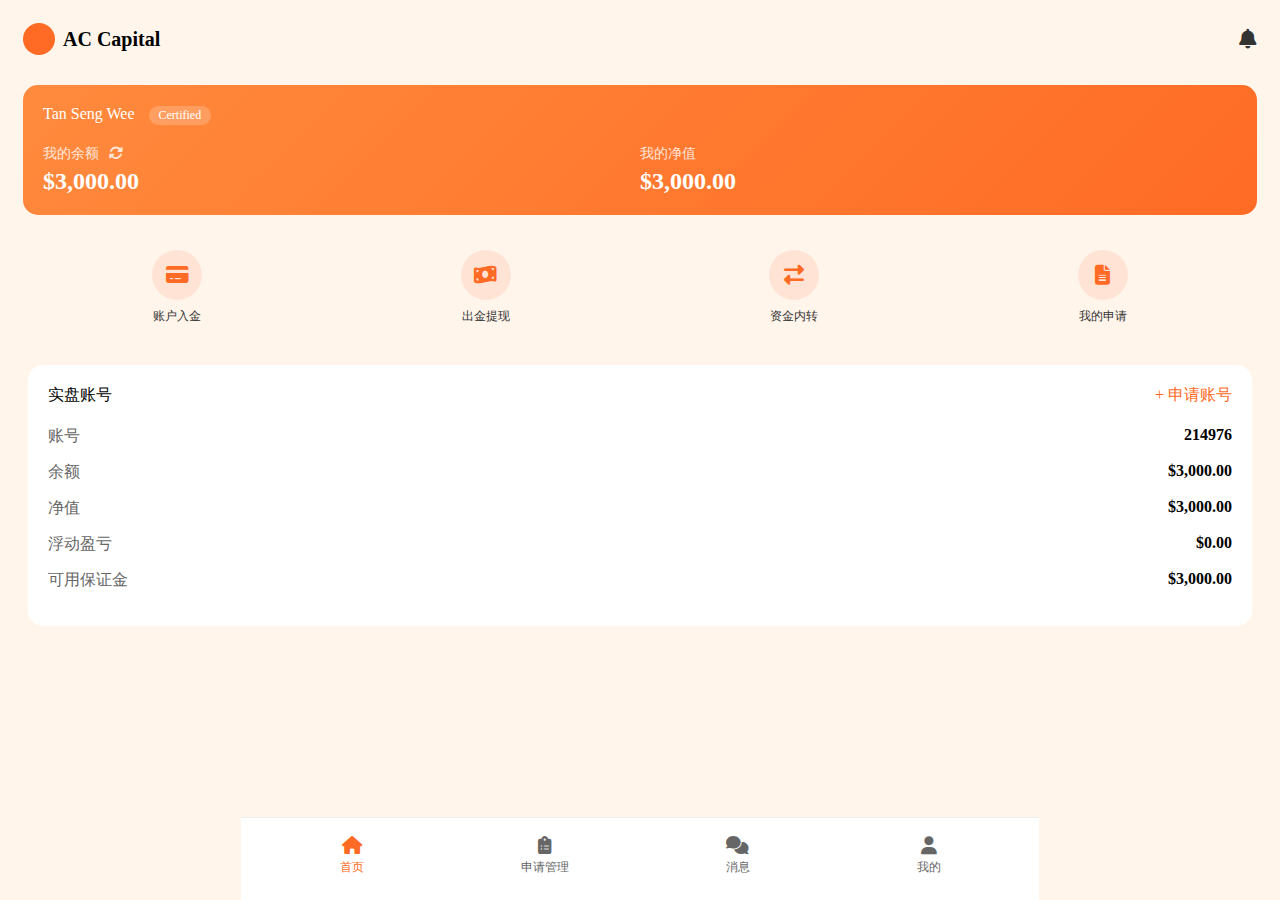
<file: index.html>
<html>
<head>
<meta charset="UTF-8">
<meta name="viewport" content="width=device-width, initial-scale=1.0, maximum-scale=1.0, user-scalable=no">
<meta name="theme-color" content="#FF6B24">
<meta name="apple-mobile-web-app-capable" content="yes">
<meta name="apple-mobile-web-app-status-bar-style" content="black-translucent">
<!-- Add Font Awesome CDN -->
<link rel="stylesheet" href="https://cdnjs.cloudflare.com/ajax/libs/font-awesome/6.5.1/css/all.min.css">

<link rel="stylesheet" href="index.css">
</head>

<body>

<div class="header">
  <div class="logo">
    <img src="[data-uri]" alt="AC Capital Logo">
    <span class="logo-text">AC Capital</span>
  </div>
  <div class="notification-icon">
    <i class="fas fa-bell"></i>
  </div>
</div>

<div class="card">
  <div class="user-info">
    <span>Tan Seng Wee</span>
    <span class="certified-tag">Certified</span>
  </div>
  <div class="balance-info">
    <div class="balance-item">
      <div class="balance-label">我的余额 <i class="fas fa-sync-alt" style="margin-left:6px; cursor:pointer;"></i></div>
      <div class="balance-amount">$3,000.00</div>
    </div>
    <div class="balance-item">
      <div class="balance-label">我的净值</div>
      <div class="balance-amount">$3,000.00</div>
    </div>
  </div>
</div>

<div class="action-buttons">
  <div class="action-button">
    <div class="action-icon">
      <i class="fas fa-credit-card"></i>
    </div>
    <span class="action-label">账户入金</span>
  </div>
  <div class="action-button">
    <div class="action-icon">
      <i class="fas fa-money-bill-wave"></i>
    </div>
    <span class="action-label">出金提现</span>
  </div>
  <div class="action-button">
    <div class="action-icon">
      <i class="fas fa-exchange-alt"></i>
    </div>
    <span class="action-label">资金内转</span>
  </div>
  <div class="action-button">
    <div class="action-icon">
      <i class="fas fa-file-alt"></i>
    </div>
    <span class="action-label">我的申请</span>
  </div>
</div>

<div class="account-section">
  <div class="section-header">
    <span>实盘账号</span>
    <span style="color: #FF6B24">+ 申请账号</span>
  </div>
  <div class="account-details">
    <div class="detail-row">
      <span class="detail-label">账号</span>
      <span class="detail-value">214976</span>
    </div>
    <div class="detail-row">
      <span class="detail-label">余额</span>
      <span class="detail-value">$3,000.00</span>
    </div>
    <div class="detail-row">
      <span class="detail-label">净值</span>
      <span class="detail-value">$3,000.00</span>
    </div>
    <div class="detail-row">
      <span class="detail-label">浮动盈亏</span>
      <span class="detail-value">$0.00</span>
    </div>
    <div class="detail-row">
      <span class="detail-label">可用保证金</span>
      <span class="detail-value">$3,000.00</span>
    </div>
  </div>
</div>

<div class="bottom-nav">
  <div class="nav-item active">
    <i class="fas fa-home"></i>
    <span>首页</span>
  </div>
  <div class="nav-item">
    <i class="fas fa-clipboard-list"></i>
    <span>申请管理</span>
  </div>
  <div class="nav-item">
    <i class="fas fa-comments"></i>
    <span>消息</span>
  </div>
  <div class="nav-item">
    <i class="fas fa-user"></i>
    <span>我的</span>
  </div>
</div>
</body>
</html>
</file>
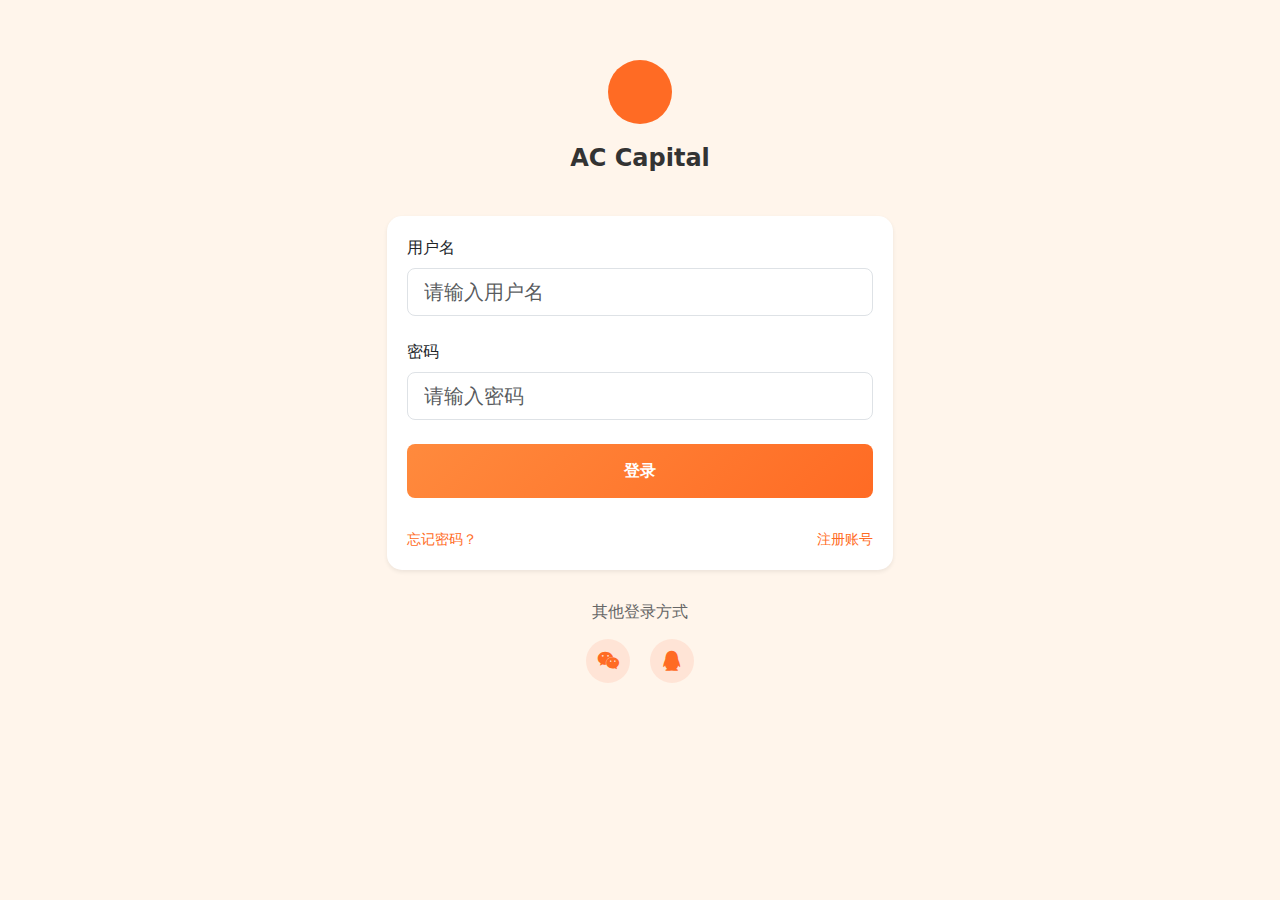
<file: login.html>
<!DOCTYPE html>
<html>
<head>
    <meta charset="UTF-8">
    <meta name="viewport" content="width=device-width, initial-scale=1.0, maximum-scale=1.0, user-scalable=no">
    <meta name="theme-color" content="#FF6B24">
    <meta name="apple-mobile-web-app-capable" content="yes">
    <meta name="apple-mobile-web-app-status-bar-style" content="black-translucent">
    <!-- Bootstrap CSS -->
    <link href="https://cdn.jsdelivr.net/npm/bootstrap@5.3.3/dist/css/bootstrap.min.css" rel="stylesheet">
    <!-- Font Awesome -->
    <link rel="stylesheet" href="https://cdnjs.cloudflare.com/ajax/libs/font-awesome/6.5.1/css/all.min.css">
    <!-- Custom CSS -->
    <link rel="stylesheet" href="index.css">
</head>

<body>
    <div class="container">
        <div class="row justify-content-center">
            <div class="col-12 col-md-8 col-lg-6">
                <div class="login-container">
                    <div class="login-logo">
                        <img src="[data-uri]" alt="AC Capital Logo" class="mb-3">
                        <div class="logo-text">AC Capital</div>
                    </div>

                    <div class="login-form shadow-sm">
                        <form>
                            <div class="mb-4">
                                <label for="username" class="form-label">用户名</label>
                                <input type="text" class="form-control form-control-lg" id="username" placeholder="请输入用户名">
                            </div>
                            <div class="mb-4">
                                <label for="password" class="form-label">密码</label>
                                <input type="password" class="form-control form-control-lg" id="password" placeholder="请输入密码">
                            </div>
                            <button type="submit" class="btn btn-primary w-100 login-button mb-3">登录</button>
                            <div class="login-options">
                                <a href="#" class="text-decoration-none">忘记密码？</a>
                                <a href="#" class="text-decoration-none">注册账号</a>
                            </div>
                        </form>
                    </div>

                    <div class="social-login">
                        <div class="social-login-text">其他登录方式</div>
                        <div class="social-buttons">
                            <button class="btn social-button">
                                <i class="fab fa-weixin"></i>
                            </button>
                            <button class="btn social-button">
                                <i class="fab fa-qq"></i>
                            </button>
                        </div>
                    </div>
                </div>
            </div>
        </div>
    </div>

    <!-- Bootstrap Bundle with Popper -->
    <script src="https://cdn.jsdelivr.net/npm/bootstrap@5.3.3/dist/js/bootstrap.bundle.min.js"></script>
</body>
</html>
</file>
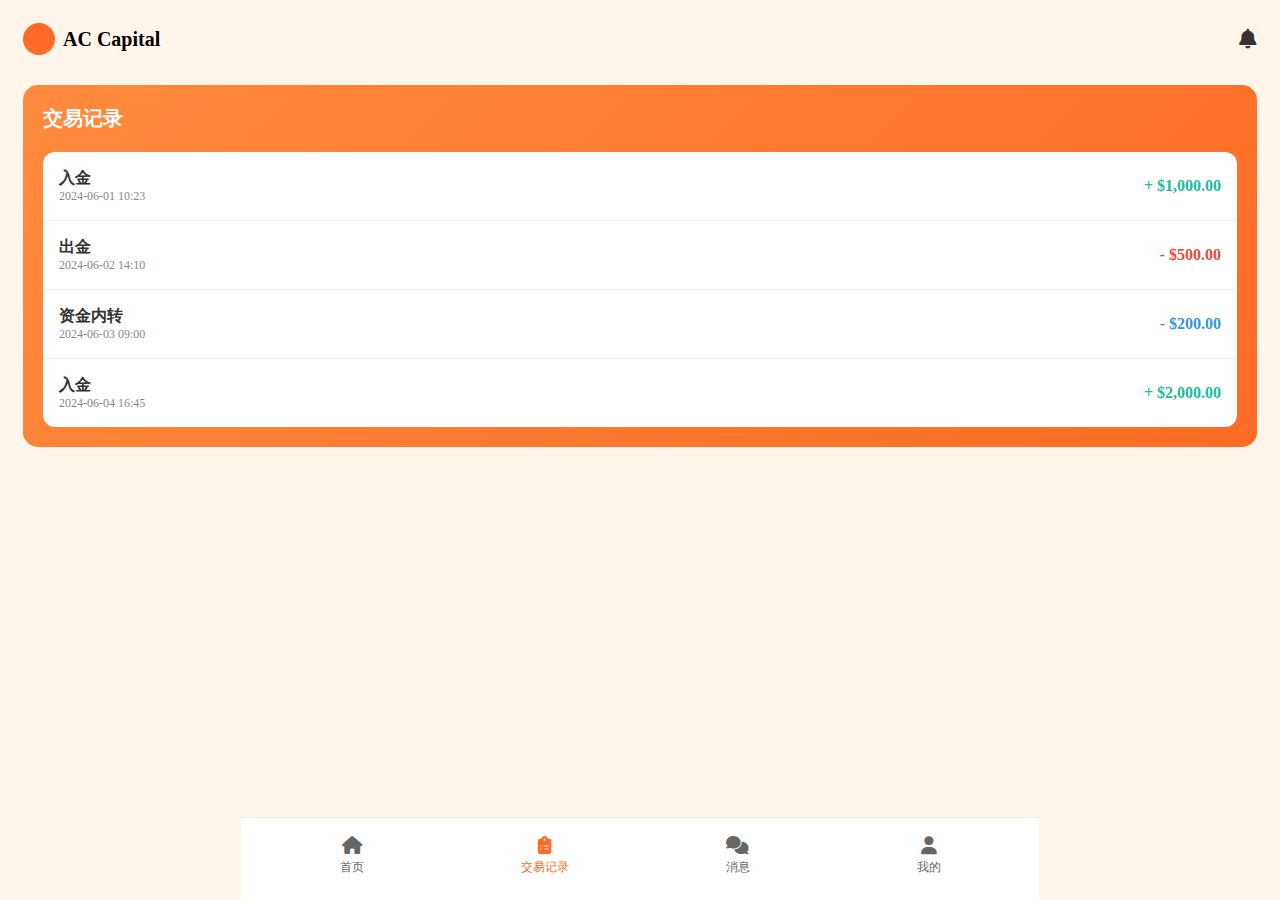
<file: transactions.html>
<!DOCTYPE html>
<html>
<head>
  <meta charset="UTF-8">
  <meta name="viewport" content="width=device-width, initial-scale=1.0, maximum-scale=1.0, user-scalable=no">
  <meta name="theme-color" content="#FF6B24">
  <meta name="apple-mobile-web-app-capable" content="yes">
  <meta name="apple-mobile-web-app-status-bar-style" content="black-translucent">
  <link rel="stylesheet" href="https://cdnjs.cloudflare.com/ajax/libs/font-awesome/6.5.1/css/all.min.css">
  <link rel="stylesheet" href="index.css">
  <title>Transactions</title>
</head>
<body>
  <div class="header">
    <div class="logo">
      <img src="[data-uri]" alt="AC Capital Logo">
      <span class="logo-text">AC Capital</span>
    </div>
    <div class="notification-icon">
      <i class="fas fa-bell"></i>
    </div>
  </div>

  <div class="card transactions-card">
    <h2 class="transactions-title">交易记录</h2>
    <div class="transactions-list">
      <div class="transaction-row">
        <div>
          <div class="transaction-type">入金</div>
          <div class="transaction-date">2024-06-01 10:23</div>
        </div>
        <div class="transaction-amount positive">+ $1,000.00</div>
      </div>
      <div class="transaction-row">
        <div>
          <div class="transaction-type">出金</div>
          <div class="transaction-date">2024-06-02 14:10</div>
        </div>
        <div class="transaction-amount negative">- $500.00</div>
      </div>
      <div class="transaction-row">
        <div>
          <div class="transaction-type">资金内转</div>
          <div class="transaction-date">2024-06-03 09:00</div>
        </div>
        <div class="transaction-amount transfer">- $200.00</div>
      </div>
      <div class="transaction-row">
        <div>
          <div class="transaction-type">入金</div>
          <div class="transaction-date">2024-06-04 16:45</div>
        </div>
        <div class="transaction-amount positive">+ $2,000.00</div>
      </div>
    </div>
  </div>

  <div class="bottom-nav">
    <div class="nav-item">
      <i class="fas fa-home"></i>
      <span>首页</span>
    </div>
    <div class="nav-item active">
      <i class="fas fa-clipboard-list"></i>
      <span>交易记录</span>
    </div>
    <div class="nav-item">
      <i class="fas fa-comments"></i>
      <span>消息</span>
    </div>
    <div class="nav-item">
      <i class="fas fa-user"></i>
      <span>我的</span>
    </div>
  </div>
</body>
</html>
</file>
<file: index.css>
:root {
  --primary: #ff6b24;
  --primary-gradient-start: #ff8a3d;
  --primary-gradient-end: #ff6b24;
  --background: #fff5eb;
  --accent-light: #ffe4d6;
}

* {
  -webkit-tap-highlight-color: transparent;
  touch-action: manipulation;
}

body {
  background-color: var(--background);
  padding-bottom: calc(80px + env(safe-area-inset-bottom));
}

/* Override Bootstrap theme colors */
.btn-primary {
  background: linear-gradient(135deg, var(--primary-gradient-start), var(--primary-gradient-end));
  border: none;
}

.btn-primary:hover {
  background: linear-gradient(135deg, var(--primary-gradient-end), var(--primary-gradient-start));
  border: none;
}

/* Header styles */
.header {
  display: flex;
  justify-content: space-between;
  align-items: center;
  padding: 15px;
  padding-top: max(15px, env(safe-area-inset-top));
  position: sticky;
  top: 0;
  background-color: var(--background);
  z-index: 100;
}

.logo {
  display: flex;
  align-items: center;
  gap: 8px;
}

.logo img {
  width: 32px;
  height: 32px;
}

.logo-text {
  font-weight: bold;
  font-size: 20px;
}

.notification-icon {
  font-size: 20px;
  color: #333;
}

/* Card styles */
.card {
  background: linear-gradient(135deg, var(--primary-gradient-start), var(--primary-gradient-end));
  margin: 15px;
  padding: 20px;
  border-radius: 15px;
  color: white;
}

.user-info {
  margin-bottom: 20px;
}

.certified-tag {
  display: inline-block;
  background: rgba(255, 255, 255, 0.2);
  padding: 2px 10px;
  border-radius: 15px;
  font-size: 12px;
  margin-left: 10px;
}

.balance-info {
  display: flex;
  justify-content: space-between;
  margin-top: 20px;
}

.balance-item {
  flex: 1;
}

.balance-label {
  font-size: 14px;
  opacity: 0.8;
}

.balance-amount {
  font-size: 24px;
  font-weight: bold;
  margin-top: 5px;
}

.action-buttons {
  display: grid;
  grid-template-columns: repeat(4, 1fr);
  gap: 10px;
  padding: 20px;
}

.action-button {
  display: flex;
  flex-direction: column;
  align-items: center;
  gap: 8px;
}

.action-icon {
  width: min(50px, 15vw);
  height: min(50px, 15vw);
  background: #ffe4d6;
  border-radius: 50%;
  display: flex;
  align-items: center;
  justify-content: center;
  color: #ff6b24;
  min-width: 44px;
  min-height: 44px;
}

.action-icon i {
  font-size: 20px;
}

.action-label {
  font-size: 12px;
  color: #333;
}

.account-section {
  margin: 20px;
  background: white;
  border-radius: 15px;
  padding: 20px;
}

.section-header {
  display: flex;
  justify-content: space-between;
  align-items: center;
  margin-bottom: 20px;
}

.account-details {
  margin-top: 15px;
}

.detail-row {
  display: flex;
  justify-content: space-between;
  margin-bottom: 15px;
}

.detail-label {
  color: #666;
}

.detail-value {
  font-weight: bold;
}

/* Login page styles */
.login-container {
  padding: 20px;
  margin-top: 40px;
}

.login-logo {
  text-align: center;
  margin-bottom: 40px;
}

.login-logo img {
  width: 64px;
  height: 64px;
}

.login-logo .logo-text {
  font-size: 24px;
  font-weight: bold;
  color: #333;
}

.login-form {
  background: white;
  border-radius: 15px;
  padding: 20px;
  margin-bottom: 20px;
}

.input-group {
  margin-bottom: 20px;
}

.input-group label {
  display: block;
  margin-bottom: 8px;
  color: #666;
}

.input-group input {
  width: 100%;
  padding: 12px;
  border: 1px solid #ddd;
  border-radius: 8px;
  font-size: 16px;
  outline: none;
}

.input-group input:focus {
  border-color: #ff6b24;
}

.login-button {
  width: 100%;
  padding: 15px;
  background: linear-gradient(135deg, #ff8a3d, #ff6b24);
  border: none;
  border-radius: 8px;
  color: white;
  font-size: 16px;
  font-weight: bold;
  cursor: pointer;
  min-height: 44px;
}

.login-options {
  display: flex;
  justify-content: space-between;
  margin-top: 15px;
  font-size: 14px;
}

.login-options a {
  color: var(--primary);
  text-decoration: none;
}

.social-login {
  margin-top: 30px;
  text-align: center;
}

.social-login-text {
  color: #666;
  margin-bottom: 15px;
}

.social-buttons {
  display: flex;
  justify-content: center;
  gap: 20px;
}

.social-button {
  width: 44px;
  height: 44px;
  border-radius: 50% !important;
  background: var(--accent-light) !important;
  display: flex;
  align-items: center;
  justify-content: center;
  color: var(--primary) !important;
  font-size: 20px;
  padding: 0 !important;
  border: none !important;
}

.social-button:hover {
  background: var(--primary) !important;
  color: white !important;
}

/* Bottom navigation */
.bottom-nav {
  position: fixed;
  bottom: 0;
  left: 50%;
  transform: translateX(-50%);
  width: 100%;
  max-width: 768px;
  display: flex;
  justify-content: space-around;
  padding: 15px;
  padding-bottom: max(15px, env(safe-area-inset-bottom));
  background: white;
  border-top: 1px solid #eee;
  z-index: 100;
}

.nav-item {
  display: flex;
  flex-direction: column;
  align-items: center;
  gap: 4px;
  font-size: 12px;
  color: #666;
  min-width: 44px;
  min-height: 44px;
  padding: 4px;
}

.nav-item i {
  font-size: 18px;
}

.nav-item.active {
  color: var(--primary);
}

.nav-item.active i {
  color: var(--primary);
}

/* Responsive styles */
@media (max-width: 360px) {
  .balance-amount {
    font-size: 20px;
  }
  
  .action-label {
    font-size: 11px;
  }
  
  .card {
    padding: 15px;
  }
}

@media (max-height: 700px) {
  .action-icon {
    width: 40px;
    height: 40px;
  }
  
  .balance-info {
    margin-top: 10px;
  }
  
  .card {
    padding: 15px;
  }
}

@media (prefers-reduced-motion: reduce) {
  * {
    animation: none !important;
    transition: none !important;
  }
}


/* Transactions List Styles */
.transactions-card {
  margin-bottom: 20px;
}

.transactions-title {
  margin-top: 0;
  margin-bottom: 20px;
  font-size: 20px;
}

.transactions-list {
  background: white;
  border-radius: 12px;
  padding: 0;
  color: #333;
}

.transaction-row {
  padding: 16px;
  display: flex;
  justify-content: space-between;
  align-items: center;
  border-bottom: 1px solid #f0f0f0;
}

.transaction-row:last-child {
  border-bottom: none;
}

.transaction-type {
  font-weight: bold;
}

.transaction-date {
  font-size: 12px;
  color: #888;
}

.transaction-amount {
  font-weight: bold;
}

.transaction-amount.positive {
  color: #1abc9c;
}

.transaction-amount.negative {
  color: #e74c3c;
}

.transaction-amount.transfer {
  color: #3498db;
}
</file>
